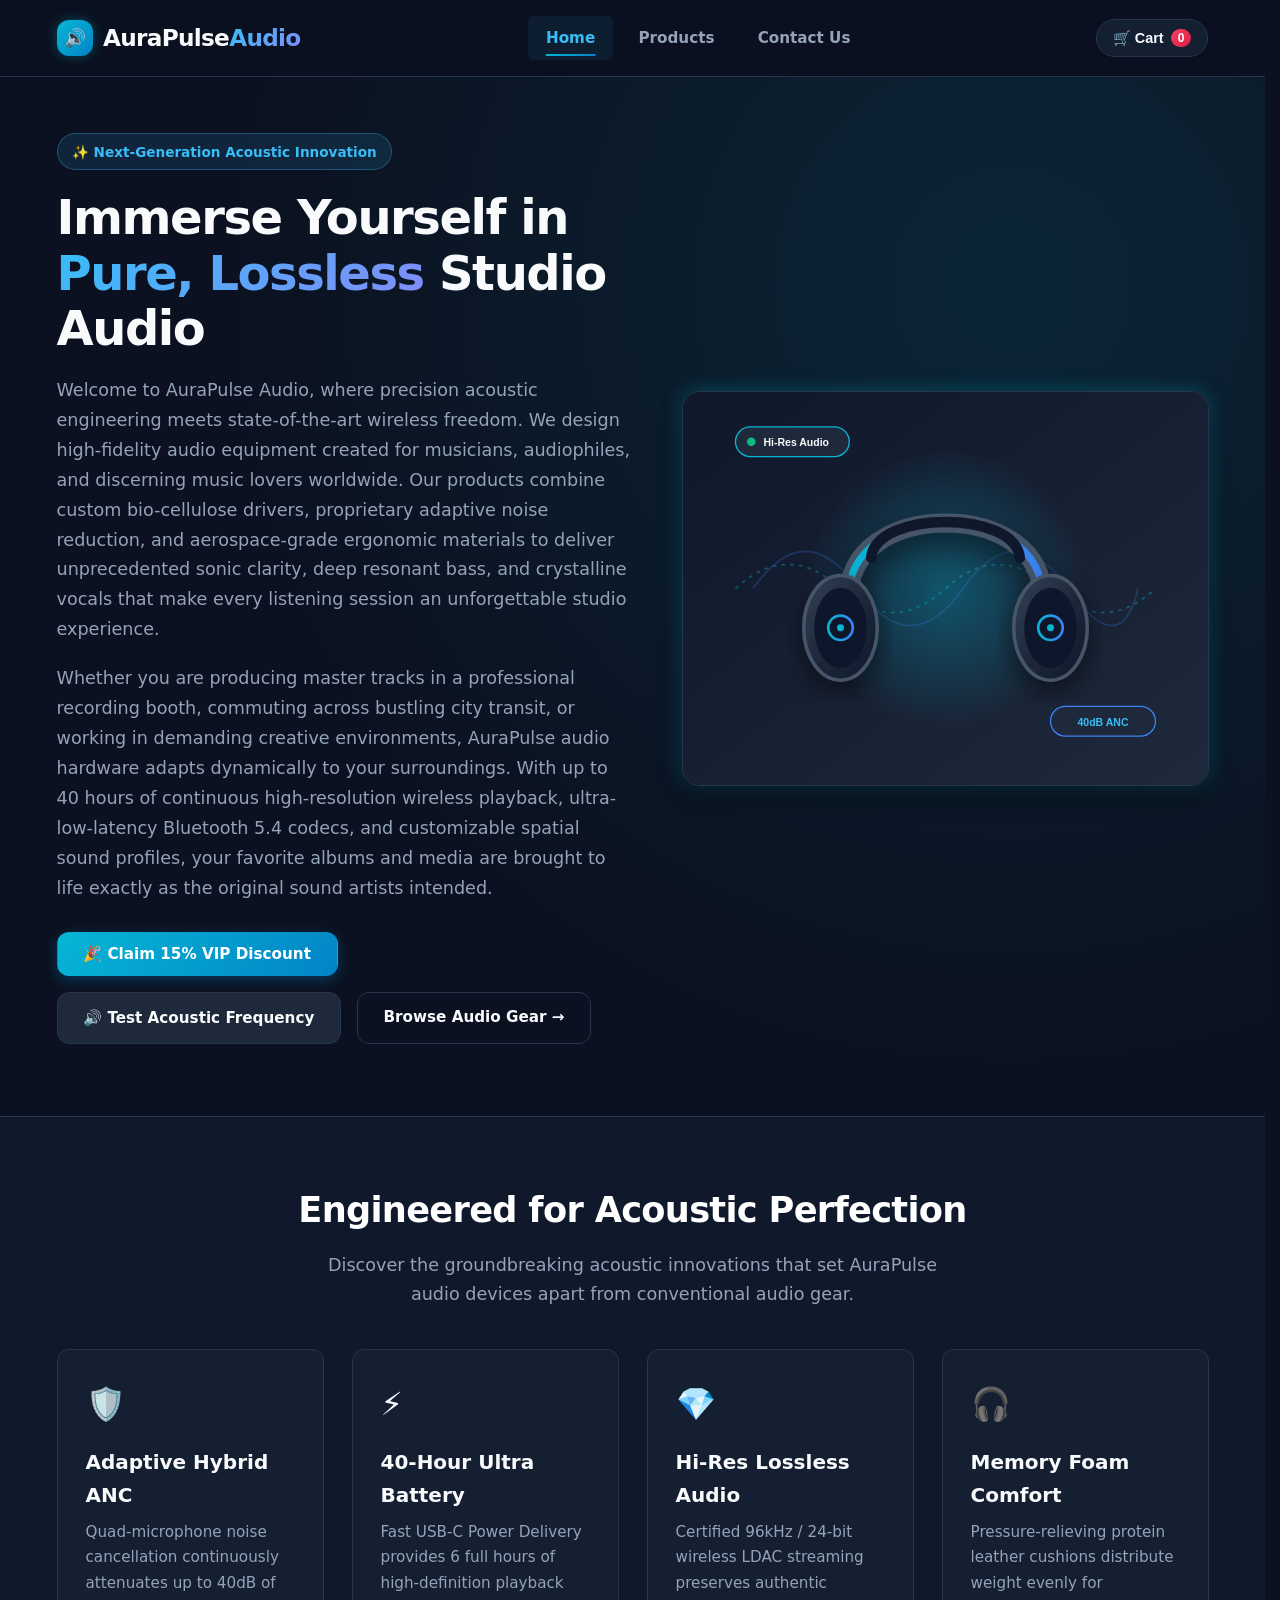
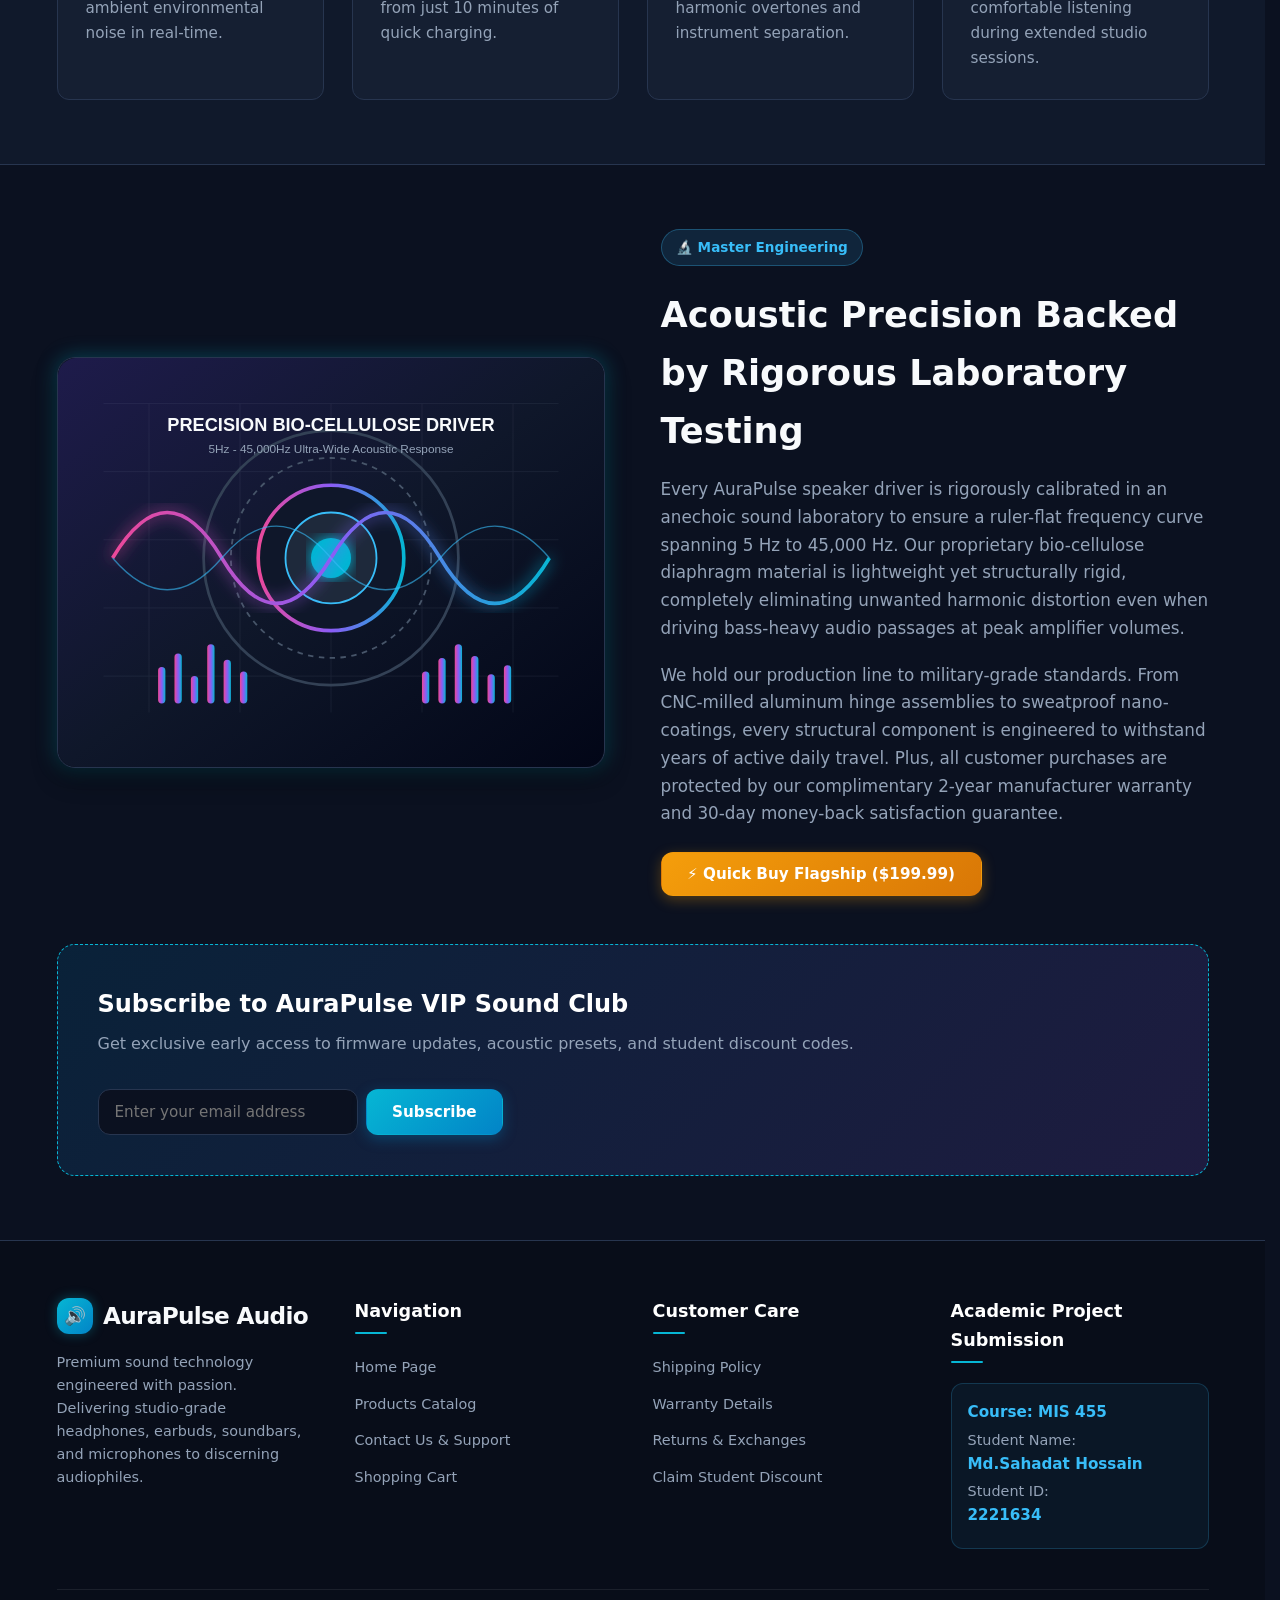
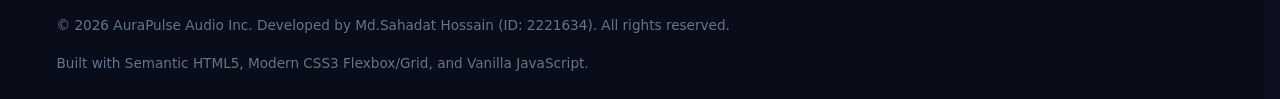
<file: index.html>
<!DOCTYPE html>
<html lang="en">
<head>
  <meta charset="UTF-8">
  <meta name="viewport" content="width=device-width, initial-scale=1.0">
  <title>AuraPulse Audio | High-Fidelity Sound Experience</title>
  <link rel="stylesheet" href="css/style.css">
</head>
<body>
  <!-- Name : Md.Sahadat Hossain | ID : 2221634 -->

  <!-- Site Header (Requirement 2 & 3) -->
  <header class="site-header">
    <div class="container header-container">
      <a href="index.html" class="brand-logo" aria-label="AuraPulse Audio Home">
        <span class="logo-icon">🔊</span>
        <span>AuraPulse<span class="highlight">Audio</span></span>
      </a>

      <!-- Navigation Bar with Hover Effects (Requirement 3) -->
      <nav class="main-nav" aria-label="Main Navigation">
        <ul class="nav-list">
          <li><a href="index.html" class="nav-link active">Home</a></li>
          <li><a href="products.html" class="nav-link">Products</a></li>
          <li><a href="contact.html" class="nav-link">Contact Us</a></li>
        </ul>
      </nav>

      <!-- Cart Action Button with onclick handler (Requirement 6) -->
      <div class="header-actions">
        <button class="cart-btn" onclick="openCartModal()" aria-label="View Shopping Cart">
          <span>🛒 Cart</span>
          <span class="cart-count" id="cart-count">0</span>
        </button>
      </div>
    </div>
  </header>

  <!-- Main Content -->
  <main>
    <!-- HERO SECTION (Requirement 5: Uses display: flex via .hero-flex-container) -->
    <section class="hero-flex-section">
      <div class="container hero-flex-container">
        
        <!-- Hero Text Content (Requirement 4: Detailed Paragraphs) -->
        <div class="hero-text-content">
          <span class="hero-badge">✨ Next-Generation Acoustic Innovation</span>
          <h1 class="hero-title">Immerse Yourself in <span class="highlight">Pure, Lossless</span> Studio Audio</h1>
          
          <!-- Paragraph 1 -->
          <p class="hero-paragraph">
            Welcome to AuraPulse Audio, where precision acoustic engineering meets state-of-the-art wireless freedom. We design high-fidelity audio equipment created for musicians, audiophiles, and discerning music lovers worldwide. Our products combine custom bio-cellulose drivers, proprietary adaptive noise reduction, and aerospace-grade ergonomic materials to deliver unprecedented sonic clarity, deep resonant bass, and crystalline vocals that make every listening session an unforgettable studio experience.
          </p>

          <!-- Paragraph 2 -->
          <p class="hero-paragraph">
            Whether you are producing master tracks in a professional recording booth, commuting across bustling city transit, or working in demanding creative environments, AuraPulse audio hardware adapts dynamically to your surroundings. With up to 40 hours of continuous high-resolution wireless playback, ultra-low-latency Bluetooth 5.4 codecs, and customizable spatial sound profiles, your favorite albums and media are brought to life exactly as the original sound artists intended.
          </p>

          <!-- Interactive Action Buttons with onclick (Requirement 6) -->
          <div class="hero-button-group">
            <button class="btn btn-primary" onclick="claimOffer()">
              🎉 Claim 15% VIP Discount
            </button>
            <button class="btn btn-secondary" onclick="playAudioDemo()">
              🔊 Test Acoustic Frequency
            </button>
            <a href="products.html" class="btn btn-outline">
              Browse Audio Gear &rarr;
            </a>
          </div>
        </div>

        <!-- Hero Image (Requirement 4: Image 1 on Home Page) -->
        <div class="hero-image-wrapper">
          <img src="images/hero-headphones.svg" alt="AuraPulse Flagship Wireless Noise Cancelling Headphones" class="hero-image" width="600" height="450">
        </div>

      </div>
    </section>

    <!-- KEY FEATURES SECTION (Uses display: flex via .features-flex-container) -->
    <section class="section-padding features-section">
      <div class="container">
        <div class="text-center">
          <h2 class="section-title">Engineered for Acoustic Perfection</h2>
          <p class="section-subtitle">Discover the groundbreaking acoustic innovations that set AuraPulse audio devices apart from conventional audio gear.</p>
        </div>

        <div class="features-flex-container">
          <div class="feature-card">
            <span class="feature-icon">🛡️</span>
            <h3>Adaptive Hybrid ANC</h3>
            <p>Quad-microphone noise cancellation continuously attenuates up to 40dB of ambient environmental noise in real-time.</p>
          </div>

          <div class="feature-card">
            <span class="feature-icon">⚡</span>
            <h3>40-Hour Ultra Battery</h3>
            <p>Fast USB-C Power Delivery provides 6 full hours of high-definition playback from just 10 minutes of quick charging.</p>
          </div>

          <div class="feature-card">
            <span class="feature-icon">💎</span>
            <h3>Hi-Res Lossless Audio</h3>
            <p>Certified 96kHz / 24-bit wireless LDAC streaming preserves authentic harmonic overtones and instrument separation.</p>
          </div>

          <div class="feature-card">
            <span class="feature-icon">🎧</span>
            <h3>Memory Foam Comfort</h3>
            <p>Pressure-relieving protein leather cushions distribute weight evenly for comfortable listening during extended studio sessions.</p>
          </div>
        </div>
      </div>
    </section>

    <!-- ACOUSTIC CRAFTSMANSHIP SECTION (Requirement 4: Image 2 & More Paragraphs on Home Page) -->
    <section class="section-padding">
      <div class="container craft-flex-container">
        
        <!-- Image 2 on Home Page -->
        <div class="craft-image-wrapper">
          <img src="images/sound-craft.svg" alt="Acoustic Bio-Cellulose Driver Diaphragm and Sound Waves" class="hero-image" width="600" height="450">
        </div>

        <!-- Descriptive Paragraphs for Craftsmanship -->
        <div class="craft-text-content">
          <span class="hero-badge">🔬 Master Engineering</span>
          <h2>Acoustic Precision Backed by Rigorous Laboratory Testing</h2>
          
          <p class="craft-paragraph">
            Every AuraPulse speaker driver is rigorously calibrated in an anechoic sound laboratory to ensure a ruler-flat frequency curve spanning 5 Hz to 45,000 Hz. Our proprietary bio-cellulose diaphragm material is lightweight yet structurally rigid, completely eliminating unwanted harmonic distortion even when driving bass-heavy audio passages at peak amplifier volumes.
          </p>

          <p class="craft-paragraph">
            We hold our production line to military-grade standards. From CNC-milled aluminum hinge assemblies to sweatproof nano-coatings, every structural component is engineered to withstand years of active daily travel. Plus, all customer purchases are protected by our complimentary 2-year manufacturer warranty and 30-day money-back satisfaction guarantee.
          </p>

          <!-- Interactive Button with onclick (Requirement 6) -->
          <div style="margin-top: 1.5rem;">
            <button class="btn btn-accent" onclick="addToCart('Aura Pulse Elite Flagship', 199.99)">
              ⚡ Quick Buy Flagship ($199.99)
            </button>
          </div>
        </div>

      </div>

      <!-- VIP Promotion & Newsletter Banner -->
      <div class="container">
        <div class="vip-offer-banner">
          <div class="vip-text">
            <h3>Subscribe to AuraPulse VIP Sound Club</h3>
            <p>Get exclusive early access to firmware updates, acoustic presets, and student discount codes.</p>
          </div>
          <div style="display: flex; gap: 0.5rem; flex-wrap: wrap;">
            <input type="email" id="newsletter-email" class="form-control" placeholder="Enter your email address" style="width: 260px;">
            <!-- Button with onclick event handler (Requirement 6) -->
            <button class="btn btn-primary" onclick="subscribeNewsletter(event)">
              Subscribe
            </button>
          </div>
        </div>
      </div>
    </section>
  </main>

  <!-- Interactive Modal Container for JS Actions -->
  <div class="modal-overlay" id="app-modal" onclick="if(event.target===this) closeModal()">
    <div class="modal-content">
      <button class="modal-close-btn" onclick="closeModal()" aria-label="Close dialog">&times;</button>
      <div id="modal-body-content"></div>
    </div>
  </div>

  <!-- Site Footer (Requirement 2) -->
  <footer class="site-footer">
    <div class="container">
      <div class="footer-grid">
        
        <div class="footer-col">
          <div class="brand-logo" style="margin-bottom: 1rem;">
            <span class="logo-icon">🔊</span>
            <span>AuraPulse Audio</span>
          </div>
          <p>
            Premium sound technology engineered with passion. Delivering studio-grade headphones, earbuds, soundbars, and microphones to discerning audiophiles.
          </p>
        </div>

        <div class="footer-col">
          <h4>Navigation</h4>
          <ul class="footer-links">
            <li><a href="index.html">Home Page</a></li>
            <li><a href="products.html">Products Catalog</a></li>
            <li><a href="contact.html">Contact Us & Support</a></li>
            <li><a href="javascript:void(0)" onclick="openCartModal()">Shopping Cart</a></li>
          </ul>
        </div>

        <div class="footer-col">
          <h4>Customer Care</h4>
          <ul class="footer-links">
            <li><a href="javascript:void(0)" onclick="showToast('Free express shipping on all domestic orders over $50!', 'info')">Shipping Policy</a></li>
            <li><a href="javascript:void(0)" onclick="showToast('Every unit includes a 2-year direct replacement warranty.', 'info')">Warranty Details</a></li>
            <li><a href="javascript:void(0)" onclick="showToast('30-day hassle-free return and exchange guarantee.', 'info')">Returns & Exchanges</a></li>
            <li><a href="javascript:void(0)" onclick="claimOffer()">Claim Student Discount</a></li>
          </ul>
        </div>

        <div class="footer-col">
          <h4>Academic Project Submission</h4>
          <div class="student-credit-box">
            <strong>Course: MIS 455</strong>
            <p>Student Name: <strong>Md.Sahadat Hossain</strong></p>
            <p>Student ID: <strong>2221634</strong></p>
          </div>
        </div>

      </div>

      <div class="footer-bottom">
        <p>&copy; 2026 AuraPulse Audio Inc. Developed by Md.Sahadat Hossain (ID: 2221634). All rights reserved.</p>
        <p>Built with Semantic HTML5, Modern CSS3 Flexbox/Grid, and Vanilla JavaScript.</p>
      </div>
    </div>
  </footer>

  <script src="js/script.js"></script>
</body>
</html>
</file>
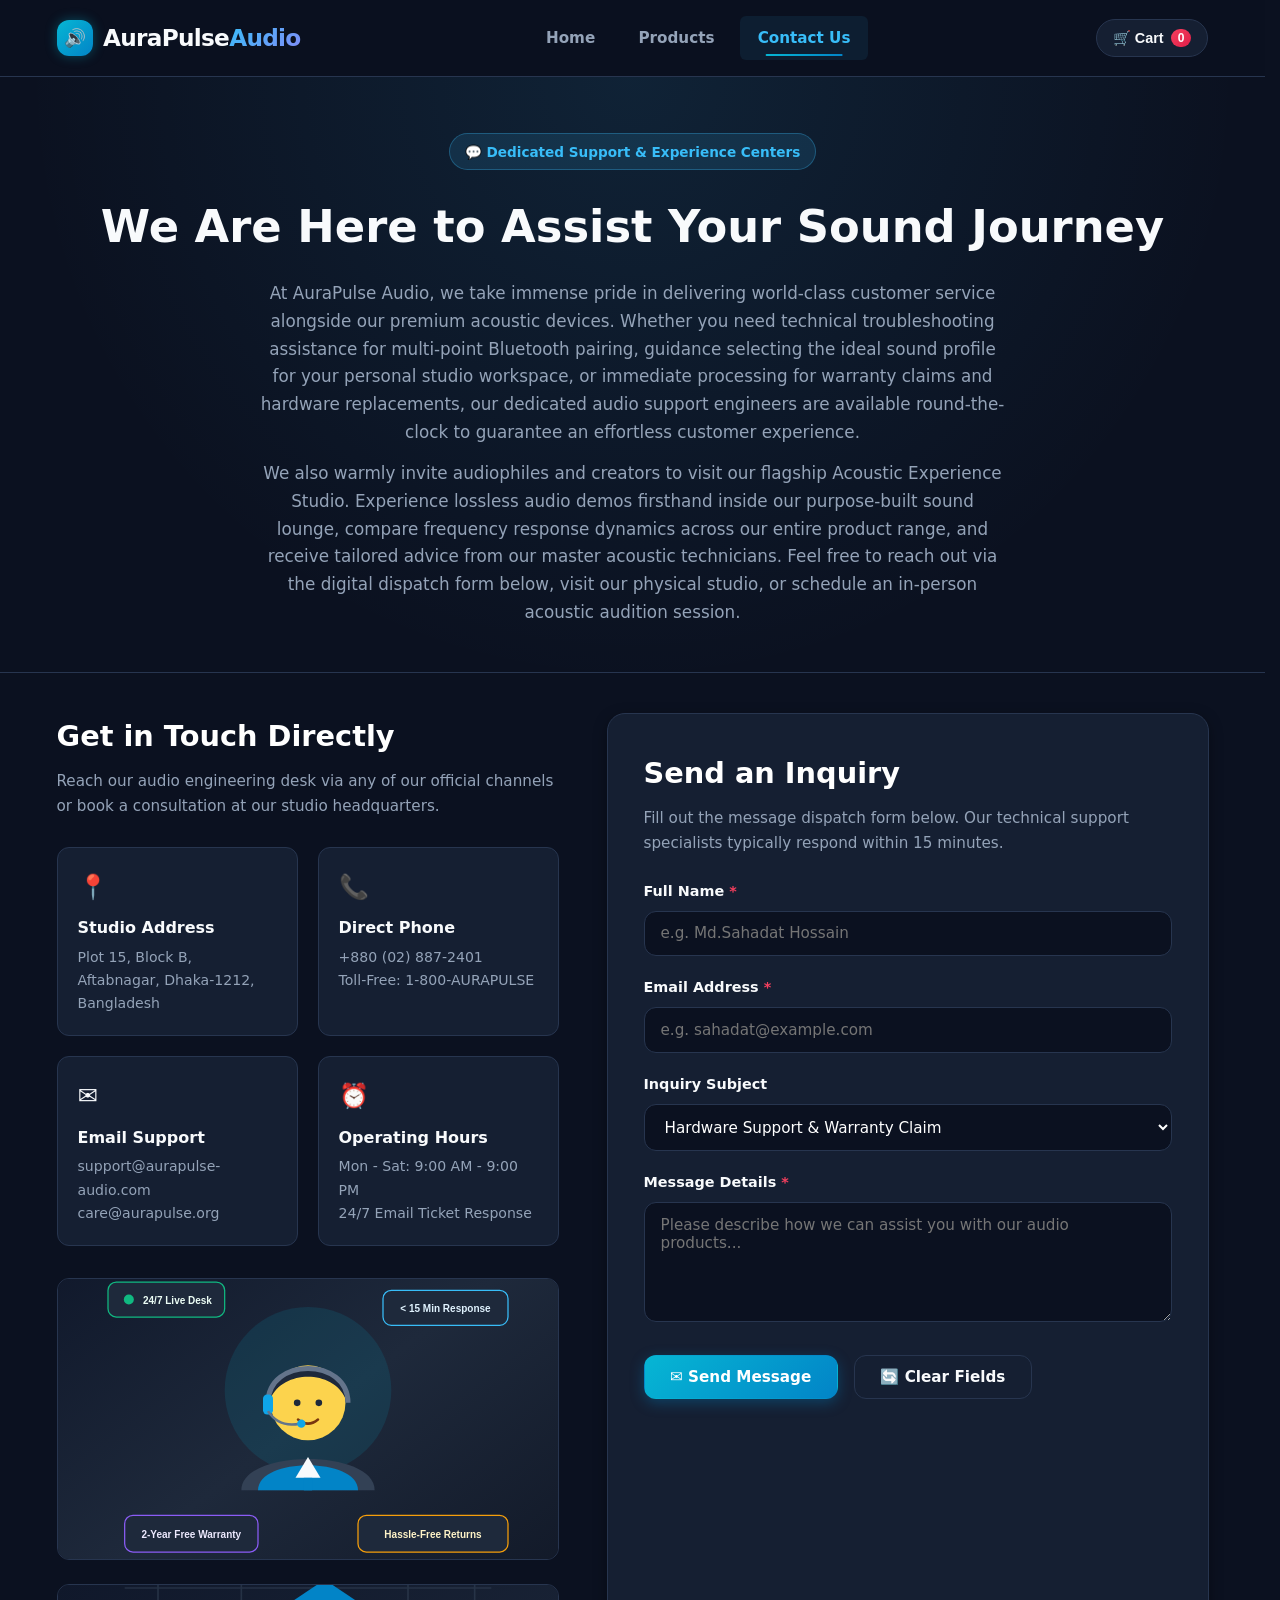
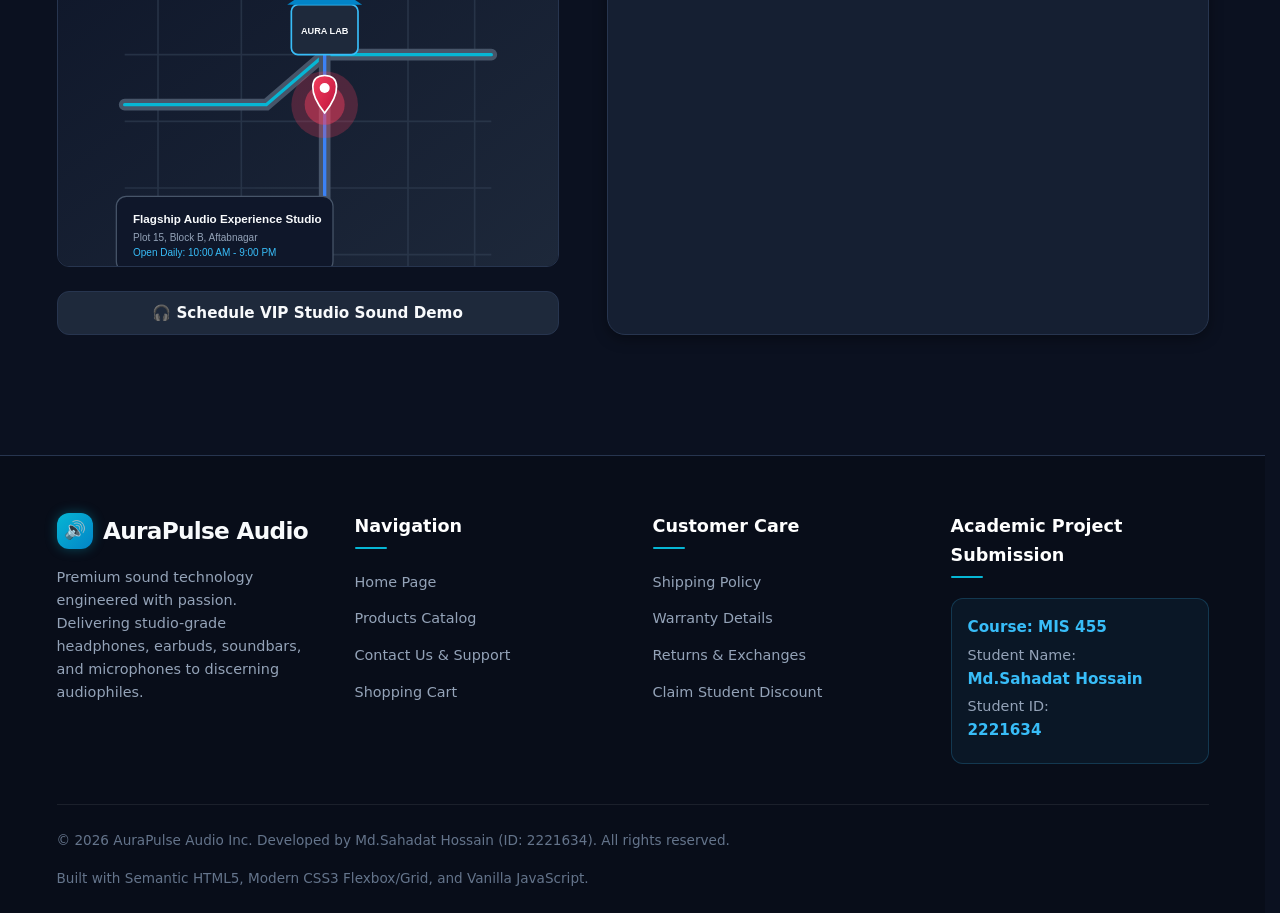
<file: contact.html>
<!DOCTYPE html>
<html lang="en">
<head>
  <meta charset="UTF-8">
  <meta name="viewport" content="width=device-width, initial-scale=1.0">
  <title>AuraPulse Audio | Contact Us & Acoustic Studio Support</title>
  <link rel="stylesheet" href="css/style.css">
</head>
<body>
  <!-- Name : Md.Sahadat Hossain | ID : 2221634 -->

  <!-- Site Header (Requirement 2 & 3) -->
  <header class="site-header">
    <div class="container header-container">
      <a href="index.html" class="brand-logo" aria-label="AuraPulse Audio Home">
        <span class="logo-icon">🔊</span>
        <span>AuraPulse<span class="highlight">Audio</span></span>
      </a>

      <!-- Navigation Bar with Hover Effects (Requirement 3) -->
      <nav class="main-nav" aria-label="Main Navigation">
        <ul class="nav-list">
          <li><a href="index.html" class="nav-link">Home</a></li>
          <li><a href="products.html" class="nav-link">Products</a></li>
          <li><a href="contact.html" class="nav-link active">Contact Us</a></li>
        </ul>
      </nav>

      <!-- Cart Action Button with onclick handler (Requirement 6) -->
      <div class="header-actions">
        <button class="cart-btn" onclick="openCartModal()" aria-label="View Shopping Cart">
          <span>🛒 Cart</span>
          <span class="cart-count" id="cart-count">0</span>
        </button>
      </div>
    </div>
  </header>

  <!-- Main Content -->
  <main>
    <!-- PAGE HEADER INTRO (Requirement 4: At least 2 Detailed Paragraphs) -->
    <section class="page-header-intro">
      <div class="container">
        <span class="hero-badge">💬 Dedicated Support & Experience Centers</span>
        <h1>We Are Here to Assist Your Sound Journey</h1>
        
        <!-- Paragraph 1 -->
        <p>
          At AuraPulse Audio, we take immense pride in delivering world-class customer service alongside our premium acoustic devices. Whether you need technical troubleshooting assistance for multi-point Bluetooth pairing, guidance selecting the ideal sound profile for your personal studio workspace, or immediate processing for warranty claims and hardware replacements, our dedicated audio support engineers are available round-the-clock to guarantee an effortless customer experience.
        </p>

        <!-- Paragraph 2 -->
        <p>
          We also warmly invite audiophiles and creators to visit our flagship Acoustic Experience Studio. Experience lossless audio demos firsthand inside our purpose-built sound lounge, compare frequency response dynamics across our entire product range, and receive tailored advice from our master acoustic technicians. Feel free to reach out via the digital dispatch form below, visit our physical studio, or schedule an in-person acoustic audition session.
        </p>
      </div>
    </section>

    <!-- CONTACT & SHOWROOM SECTION -->
    <section class="section-padding" style="padding-top: 2.5rem;">
      <div class="container">
        
        <div class="contact-layout-flex">
          
          <!-- Left Column: Support Info & Media Showcase (Requirement 4: 2 Images on Contact Page) -->
          <div class="contact-info-panel">
            <h2 style="font-size: 1.8rem; font-weight: 800; margin-bottom: 0.5rem; color: #fff;">Get in Touch Directly</h2>
            <p style="color: var(--text-muted); font-size: 0.95rem;">
              Reach our audio engineering desk via any of our official channels or book a consultation at our studio headquarters.
            </p>

            <!-- Quick Info Cards Grid -->
            <div class="contact-card-grid">
              <div class="info-box">
                <span class="info-icon">📍</span>
                <h4>Studio Address</h4>
                <p>Plot 15, Block B, Aftabnagar, Dhaka-1212, Bangladesh</p>
              </div>

              <div class="info-box">
                <span class="info-icon">📞</span>
                <h4>Direct Phone</h4>
                <p>+880 (02) 887-2401<br>Toll-Free: 1-800-AURAPULSE</p>
              </div>

              <div class="info-box">
                <span class="info-icon">✉️</span>
                <h4>Email Support</h4>
                <p>support@aurapulse-audio.com<br>care@aurapulse.org</p>
              </div>

              <div class="info-box">
                <span class="info-icon">⏰</span>
                <h4>Operating Hours</h4>
                <p>Mon - Sat: 9:00 AM - 9:00 PM<br>24/7 Email Ticket Response</p>
              </div>
            </div>

            <!-- Media Showcase: Image 1 & Image 2 (Requirement 4: 2 Images on Contact Page) -->
            <div class="contact-media-showcase">
              
              <!-- Image 1 on Contact Page -->
              <div class="contact-image-wrapper">
                <img src="images/support-team.svg" alt="AuraPulse Dedicated 24/7 Customer Support Desk" width="600" height="450">
              </div>

              <!-- Image 2 on Contact Page -->
              <div class="contact-image-wrapper">
                <img src="images/store-location.svg" alt="AuraPulse Flagship Audio Experience Studio Map" width="600" height="450">
              </div>

            </div>

            <!-- Studio Booking Action Button with onclick (Requirement 6) -->
            <div style="margin-top: 1.5rem;">
              <button class="btn btn-secondary" onclick="scheduleAudioDemo()" style="width: 100%;">
                🎧 Schedule VIP Studio Sound Demo
              </button>
            </div>
          </div>

          <!-- Right Column: Interactive Contact Form -->
          <div class="contact-form-panel">
            <h2 style="font-size: 1.8rem; font-weight: 800; margin-bottom: 0.5rem; color: #fff;">Send an Inquiry</h2>
            <p style="color: var(--text-muted); font-size: 0.95rem; margin-bottom: 1.5rem;">
              Fill out the message dispatch form below. Our technical support specialists typically respond within 15 minutes.
            </p>

            <form id="contact-form" onsubmit="event.preventDefault(); submitContactForm();">
              
              <div class="form-group">
                <label for="contact-name">Full Name <span style="color: var(--accent-rose); font-weight: bold;">*</span></label>
                <input type="text" id="contact-name" class="form-control" placeholder="e.g. Md.Sahadat Hossain" required>
              </div>

              <div class="form-group">
                <label for="contact-email">Email Address <span style="color: var(--accent-rose); font-weight: bold;">*</span></label>
                <input type="email" id="contact-email" class="form-control" placeholder="e.g. sahadat@example.com" required>
              </div>

              <div class="form-group">
                <label for="contact-subject">Inquiry Subject</label>
                <select id="contact-subject" class="form-control">
                  <option value="Hardware Support & Warranty">Hardware Support & Warranty Claim</option>
                  <option value="Product Recommendation">Product Consultation & Advice</option>
                  <option value="Order Tracking">Online Order Tracking & Status</option>
                  <option value="VIP Studio Demo">Book Flagship Listening Lounge Demo</option>
                  <option value="Academic Course Project">Academic Evaluation / MIS 455 Feedback</option>
                </select>
              </div>

              <div class="form-group">
                <label for="contact-message">Message Details <span style="color: var(--accent-rose); font-weight: bold;">*</span></label>
                <textarea id="contact-message" class="form-control" placeholder="Please describe how we can assist you with our audio products..." required></textarea>
              </div>

              <!-- Action Buttons with onclick event handlers (Requirement 6) -->
              <div class="form-buttons">
                <button type="button" class="btn btn-primary" onclick="submitContactForm()">
                  ✉️ Send Message
                </button>
                <button type="button" class="btn btn-outline" onclick="resetContactForm()">
                  🔄 Clear Fields
                </button>
              </div>

            </form>
          </div>

        </div>

      </div>
    </section>
  </main>

  <!-- Interactive Modal Container for JS Actions -->
  <div class="modal-overlay" id="app-modal" onclick="if(event.target===this) closeModal()">
    <div class="modal-content">
      <button class="modal-close-btn" onclick="closeModal()" aria-label="Close dialog">&times;</button>
      <div id="modal-body-content"></div>
    </div>
  </div>

  <!-- Site Footer (Requirement 2) -->
  <footer class="site-footer">
    <div class="container">
      <div class="footer-grid">
        
        <div class="footer-col">
          <div class="brand-logo" style="margin-bottom: 1rem;">
            <span class="logo-icon">🔊</span>
            <span>AuraPulse Audio</span>
          </div>
          <p>
            Premium sound technology engineered with passion. Delivering studio-grade headphones, earbuds, soundbars, and microphones to discerning audiophiles.
          </p>
        </div>

        <div class="footer-col">
          <h4>Navigation</h4>
          <ul class="footer-links">
            <li><a href="index.html">Home Page</a></li>
            <li><a href="products.html">Products Catalog</a></li>
            <li><a href="contact.html">Contact Us & Support</a></li>
            <li><a href="javascript:void(0)" onclick="openCartModal()">Shopping Cart</a></li>
          </ul>
        </div>

        <div class="footer-col">
          <h4>Customer Care</h4>
          <ul class="footer-links">
            <li><a href="javascript:void(0)" onclick="showToast('Free express shipping on all domestic orders over $50!', 'info')">Shipping Policy</a></li>
            <li><a href="javascript:void(0)" onclick="showToast('Every unit includes a 2-year direct replacement warranty.', 'info')">Warranty Details</a></li>
            <li><a href="javascript:void(0)" onclick="showToast('30-day hassle-free return and exchange guarantee.', 'info')">Returns & Exchanges</a></li>
            <li><a href="javascript:void(0)" onclick="claimOffer()">Claim Student Discount</a></li>
          </ul>
        </div>

        <div class="footer-col">
          <h4>Academic Project Submission</h4>
          <div class="student-credit-box">
            <strong>Course: MIS 455</strong>
            <p>Student Name: <strong>Md.Sahadat Hossain</strong></p>
            <p>Student ID: <strong>2221634</strong></p>
          </div>
        </div>

      </div>

      <div class="footer-bottom">
        <p>&copy; 2026 AuraPulse Audio Inc. Developed by Md.Sahadat Hossain (ID: 2221634). All rights reserved.</p>
        <p>Built with Semantic HTML5, Modern CSS3 Flexbox/Grid, and Vanilla JavaScript.</p>
      </div>
    </div>
  </footer>

  <script src="js/script.js"></script>
</body>
</html>
</file>
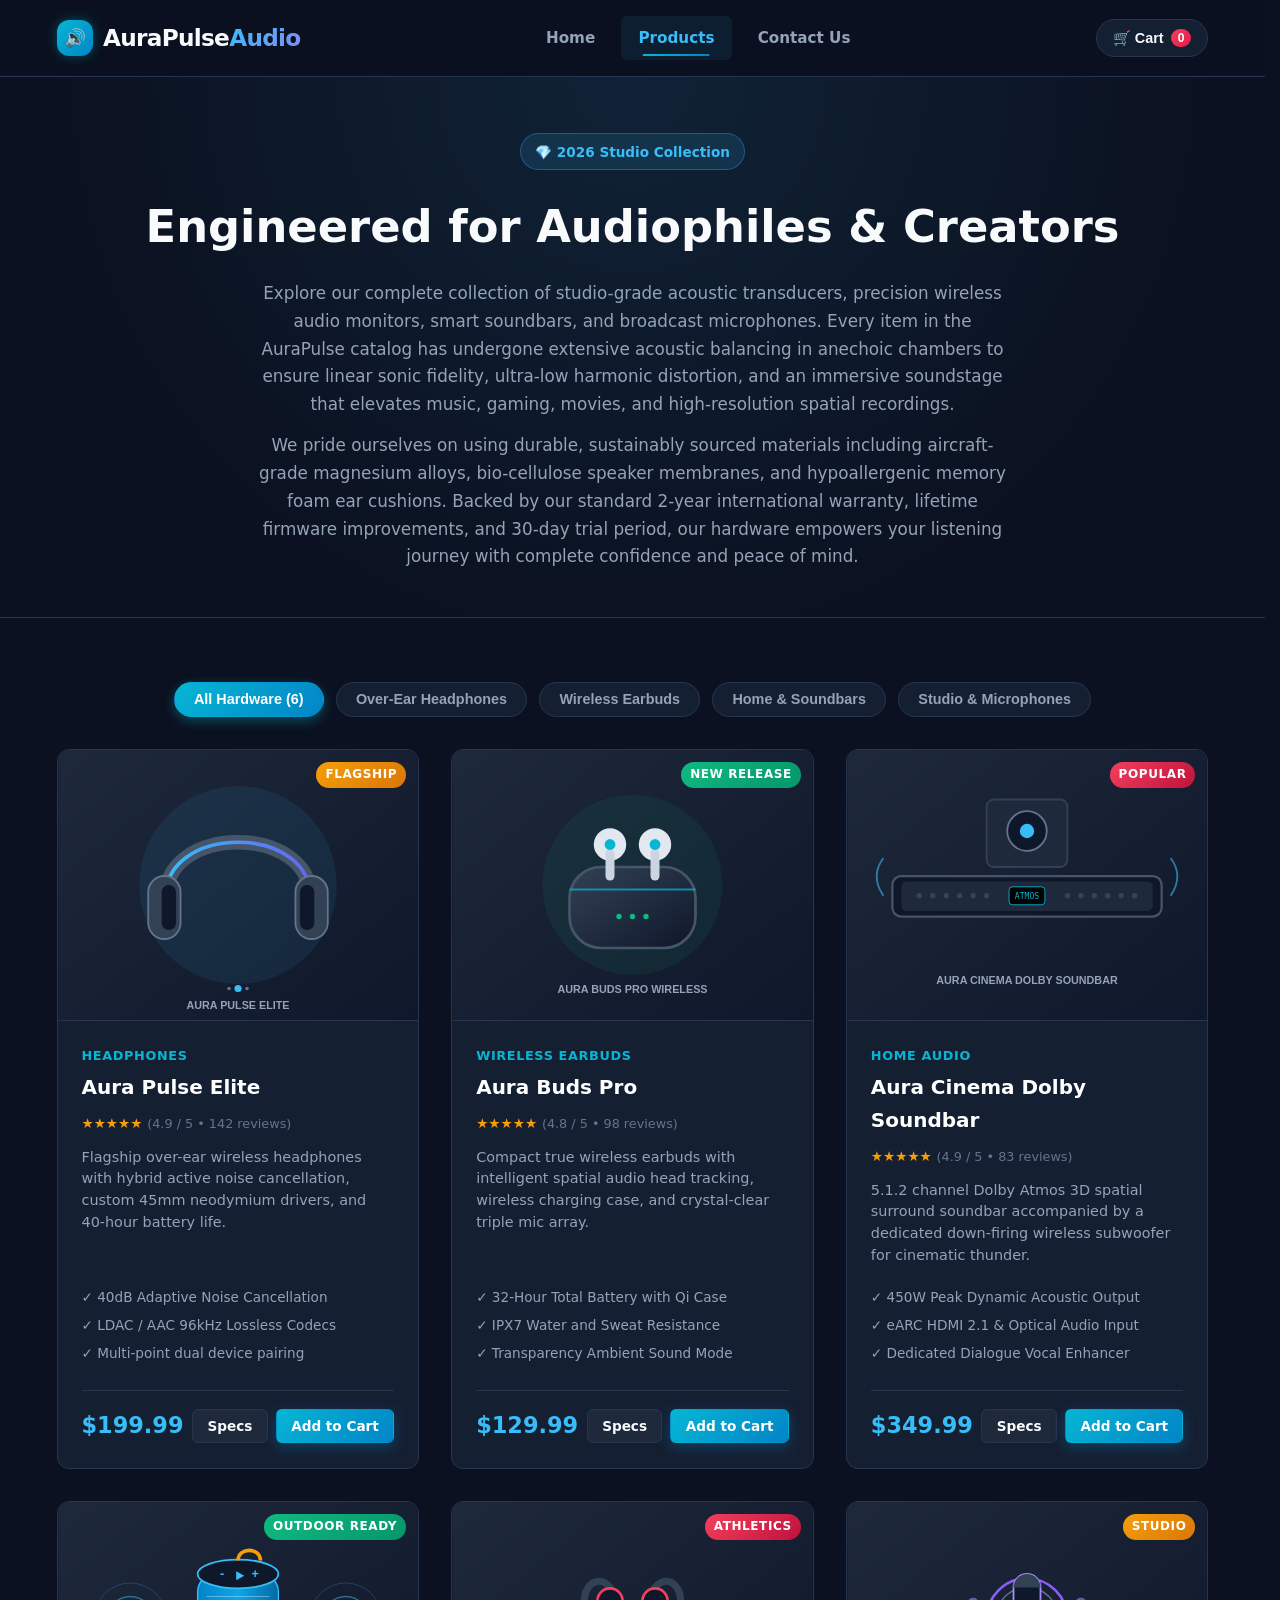
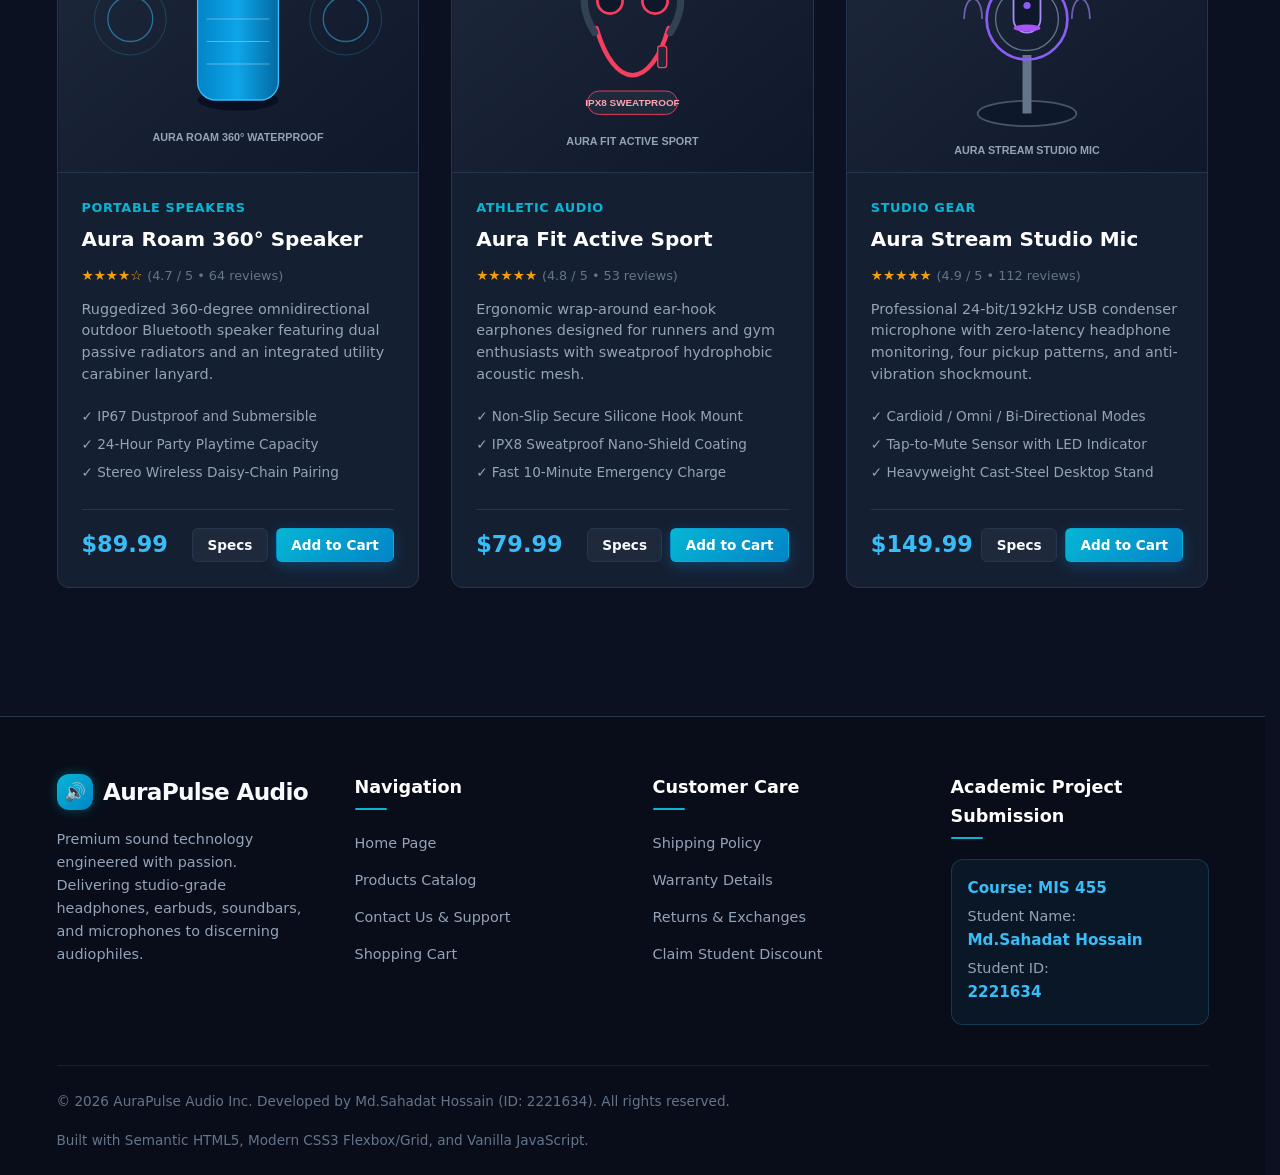
<file: products.html>
<!DOCTYPE html>
<html lang="en">
<head>
  <meta charset="UTF-8">
  <meta name="viewport" content="width=device-width, initial-scale=1.0">
  <title>AuraPulse Audio | High-Fidelity Products & Sound Hardware</title>
  <link rel="stylesheet" href="css/style.css">
</head>
<body>
  <!-- Name : Md.Sahadat Hossain | ID : 2221634 -->

  <!-- Site Header (Requirement 2 & 3) -->
  <header class="site-header">
    <div class="container header-container">
      <a href="index.html" class="brand-logo" aria-label="AuraPulse Audio Home">
        <span class="logo-icon">🔊</span>
        <span>AuraPulse<span class="highlight">Audio</span></span>
      </a>

      <!-- Navigation Bar with Hover Effects (Requirement 3) -->
      <nav class="main-nav" aria-label="Main Navigation">
        <ul class="nav-list">
          <li><a href="index.html" class="nav-link">Home</a></li>
          <li><a href="products.html" class="nav-link active">Products</a></li>
          <li><a href="contact.html" class="nav-link">Contact Us</a></li>
        </ul>
      </nav>

      <!-- Cart Action Button with onclick handler (Requirement 6) -->
      <div class="header-actions">
        <button class="cart-btn" onclick="openCartModal()" aria-label="View Shopping Cart">
          <span>🛒 Cart</span>
          <span class="cart-count" id="cart-count">0</span>
        </button>
      </div>
    </div>
  </header>

  <!-- Main Content -->
  <main>
    <!-- PAGE HEADER INTRO (Requirement 4: At least 2 Detailed Paragraphs) -->
    <section class="page-header-intro">
      <div class="container">
        <span class="hero-badge">💎 2026 Studio Collection</span>
        <h1>Engineered for Audiophiles & Creators</h1>
        
        <!-- Paragraph 1 -->
        <p>
          Explore our complete collection of studio-grade acoustic transducers, precision wireless audio monitors, smart soundbars, and broadcast microphones. Every item in the AuraPulse catalog has undergone extensive acoustic balancing in anechoic chambers to ensure linear sonic fidelity, ultra-low harmonic distortion, and an immersive soundstage that elevates music, gaming, movies, and high-resolution spatial recordings.
        </p>

        <!-- Paragraph 2 -->
        <p>
          We pride ourselves on using durable, sustainably sourced materials including aircraft-grade magnesium alloys, bio-cellulose speaker membranes, and hypoallergenic memory foam ear cushions. Backed by our standard 2-year international warranty, lifetime firmware improvements, and 30-day trial period, our hardware empowers your listening journey with complete confidence and peace of mind.
        </p>
      </div>
    </section>

    <!-- PRODUCT CATALOG SECTION -->
    <section class="section-padding" style="padding-top: 1.5rem;">
      <div class="container">
        
        <!-- Category Filter Buttons with onclick event handlers (Requirement 6) -->
        <div class="filter-bar">
          <button class="filter-btn active" onclick="filterCategory('all', this)">All Hardware (6)</button>
          <button class="filter-btn" onclick="filterCategory('headphones', this)">Over-Ear Headphones</button>
          <button class="filter-btn" onclick="filterCategory('earbuds', this)">Wireless Earbuds</button>
          <button class="filter-btn" onclick="filterCategory('speakers', this)">Home & Soundbars</button>
          <button class="filter-btn" onclick="filterCategory('studio', this)">Studio & Microphones</button>
        </div>

        <!-- PRODUCTS GRID (Mandatory Requirement 5: Uses display: grid via .products-grid) -->
        <div class="products-grid">
          
          <!-- Product Card 1 (Image 1 on Products Page) -->
          <article class="product-card" data-category="headphones">
            <span class="product-badge badge-flagship">Flagship</span>
            <div class="product-image-container">
              <img src="images/product-pro-headphones.svg" alt="Aura Pulse Elite Wireless Noise Cancelling Headphones" width="400" height="320">
            </div>
            <div class="product-details">
              <span class="product-category">Headphones</span>
              <h3 class="product-title">Aura Pulse Elite</h3>
              <div class="product-rating">
                <span>★★★★★</span>
                <span class="rating-count">(4.9 / 5 &bull; 142 reviews)</span>
              </div>
              <p class="product-description">
                Flagship over-ear wireless headphones with hybrid active noise cancellation, custom 45mm neodymium drivers, and 40-hour battery life.
              </p>
              <ul class="product-features-list">
                <li>✓ 40dB Adaptive Noise Cancellation</li>
                <li>✓ LDAC / AAC 96kHz Lossless Codecs</li>
                <li>✓ Multi-point dual device pairing</li>
              </ul>
              <div class="product-footer">
                <span class="product-price">$199.99</span>
                <div class="product-actions">
                  <button class="btn btn-sm btn-secondary" onclick="openQuickView('Aura Pulse Elite', 199.99, '45mm Bio-Cellulose Driver, 40-Hour Battery, Hybrid ANC -40dB, Weight: 250g, Frequency: 5Hz-45kHz')">
                    Specs
                  </button>
                  <button class="btn btn-sm btn-primary" onclick="addToCart('Aura Pulse Elite', 199.99)">
                    Add to Cart
                  </button>
                </div>
              </div>
            </div>
          </article>

          <!-- Product Card 2 (Image 2 on Products Page) -->
          <article class="product-card" data-category="earbuds">
            <span class="product-badge badge-new">New Release</span>
            <div class="product-image-container">
              <img src="images/product-earbuds.svg" alt="Aura Buds Pro True Wireless Noise Cancelling Earbuds" width="400" height="320">
            </div>
            <div class="product-details">
              <span class="product-category">Wireless Earbuds</span>
              <h3 class="product-title">Aura Buds Pro</h3>
              <div class="product-rating">
                <span>★★★★★</span>
                <span class="rating-count">(4.8 / 5 &bull; 98 reviews)</span>
              </div>
              <p class="product-description">
                Compact true wireless earbuds with intelligent spatial audio head tracking, wireless charging case, and crystal-clear triple mic array.
              </p>
              <ul class="product-features-list">
                <li>✓ 32-Hour Total Battery with Qi Case</li>
                <li>✓ IPX7 Water and Sweat Resistance</li>
                <li>✓ Transparency Ambient Sound Mode</li>
              </ul>
              <div class="product-footer">
                <span class="product-price">$129.99</span>
                <div class="product-actions">
                  <button class="btn btn-sm btn-secondary" onclick="openQuickView('Aura Buds Pro', 129.99, '11mm Graphene Drivers, 32-Hour Case Playtime, Qi Wireless Charging, IPX7 Waterproof, Bluetooth 5.4 LE')">
                    Specs
                  </button>
                  <button class="btn btn-sm btn-primary" onclick="addToCart('Aura Buds Pro', 129.99)">
                    Add to Cart
                  </button>
                </div>
              </div>
            </div>
          </article>

          <!-- Product Card 3 (Image 3 on Products Page) -->
          <article class="product-card" data-category="speakers">
            <span class="product-badge badge-hot">Popular</span>
            <div class="product-image-container">
              <img src="images/product-soundbar.svg" alt="Aura Cinema Dolby Atmos 3D Home Soundbar with Wireless Subwoofer" width="400" height="320">
            </div>
            <div class="product-details">
              <span class="product-category">Home Audio</span>
              <h3 class="product-title">Aura Cinema Dolby Soundbar</h3>
              <div class="product-rating">
                <span>★★★★★</span>
                <span class="rating-count">(4.9 / 5 &bull; 83 reviews)</span>
              </div>
              <p class="product-description">
                5.1.2 channel Dolby Atmos 3D spatial surround soundbar accompanied by a dedicated down-firing wireless subwoofer for cinematic thunder.
              </p>
              <ul class="product-features-list">
                <li>✓ 450W Peak Dynamic Acoustic Output</li>
                <li>✓ eARC HDMI 2.1 & Optical Audio Input</li>
                <li>✓ Dedicated Dialogue Vocal Enhancer</li>
              </ul>
              <div class="product-footer">
                <span class="product-price">$349.99</span>
                <div class="product-actions">
                  <button class="btn btn-sm btn-secondary" onclick="openQuickView('Aura Cinema Soundbar', 349.99, '5.1.2 Spatial Dolby Atmos, 450W RMS Peak, HDMI eARC 2.1, AirPlay 2 & Spotify Connect, Subwoofer Included')">
                    Specs
                  </button>
                  <button class="btn btn-sm btn-primary" onclick="addToCart('Aura Cinema Soundbar', 349.99)">
                    Add to Cart
                  </button>
                </div>
              </div>
            </div>
          </article>

          <!-- Product Card 4 (Image 4 on Products Page) -->
          <article class="product-card" data-category="speakers">
            <span class="product-badge badge-new">Outdoor Ready</span>
            <div class="product-image-container">
              <img src="images/product-speaker.svg" alt="Aura Roam 360 Degree Rugged Waterproof Bluetooth Speaker" width="400" height="320">
            </div>
            <div class="product-details">
              <span class="product-category">Portable Speakers</span>
              <h3 class="product-title">Aura Roam 360° Speaker</h3>
              <div class="product-rating">
                <span>★★★★☆</span>
                <span class="rating-count">(4.7 / 5 &bull; 64 reviews)</span>
              </div>
              <p class="product-description">
                Ruggedized 360-degree omnidirectional outdoor Bluetooth speaker featuring dual passive radiators and an integrated utility carabiner lanyard.
              </p>
              <ul class="product-features-list">
                <li>✓ IP67 Dustproof and Submersible</li>
                <li>✓ 24-Hour Party Playtime Capacity</li>
                <li>✓ Stereo Wireless Daisy-Chain Pairing</li>
              </ul>
              <div class="product-footer">
                <span class="product-price">$89.99</span>
                <div class="product-actions">
                  <button class="btn btn-sm btn-secondary" onclick="openQuickView('Aura Roam 360 Speaker', 89.99, '360-Degree Sound Dispersion, IP67 Waterproof, 24-Hour Battery, USB-C Powerbank Feature, Weight: 550g')">
                    Specs
                  </button>
                  <button class="btn btn-sm btn-primary" onclick="addToCart('Aura Roam 360 Speaker', 89.99)">
                    Add to Cart
                  </button>
                </div>
              </div>
            </div>
          </article>

          <!-- Product Card 5 (Image 5 on Products Page) -->
          <article class="product-card" data-category="earbuds">
            <span class="product-badge badge-hot">Athletics</span>
            <div class="product-image-container">
              <img src="images/product-sport.svg" alt="Aura Fit Active Sport Ergonomic Running Earphones" width="400" height="320">
            </div>
            <div class="product-details">
              <span class="product-category">Athletic Audio</span>
              <h3 class="product-title">Aura Fit Active Sport</h3>
              <div class="product-rating">
                <span>★★★★★</span>
                <span class="rating-count">(4.8 / 5 &bull; 53 reviews)</span>
              </div>
              <p class="product-description">
                Ergonomic wrap-around ear-hook earphones designed for runners and gym enthusiasts with sweatproof hydrophobic acoustic mesh.
              </p>
              <ul class="product-features-list">
                <li>✓ Non-Slip Secure Silicone Hook Mount</li>
                <li>✓ IPX8 Sweatproof Nano-Shield Coating</li>
                <li>✓ Fast 10-Minute Emergency Charge</li>
              </ul>
              <div class="product-footer">
                <span class="product-price">$79.99</span>
                <div class="product-actions">
                  <button class="btn btn-sm btn-secondary" onclick="openQuickView('Aura Fit Active Sport', 79.99, 'IPX8 Waterproof, Memory Wire Titanium Frame, 18-Hour Battery, BassBoost EQ mode, Dual ENC Mics')">
                    Specs
                  </button>
                  <button class="btn btn-sm btn-primary" onclick="addToCart('Aura Fit Active Sport', 79.99)">
                    Add to Cart
                  </button>
                </div>
              </div>
            </div>
          </article>

          <!-- Product Card 6 (Image 6 on Products Page) -->
          <article class="product-card" data-category="studio">
            <span class="product-badge badge-flagship">Studio</span>
            <div class="product-image-container">
              <img src="images/product-mic.svg" alt="Aura Stream Studio USB Condenser Microphone for Podcasting and Streaming" width="400" height="320">
            </div>
            <div class="product-details">
              <span class="product-category">Studio Gear</span>
              <h3 class="product-title">Aura Stream Studio Mic</h3>
              <div class="product-rating">
                <span>★★★★★</span>
                <span class="rating-count">(4.9 / 5 &bull; 112 reviews)</span>
              </div>
              <p class="product-description">
                Professional 24-bit/192kHz USB condenser microphone with zero-latency headphone monitoring, four pickup patterns, and anti-vibration shockmount.
              </p>
              <ul class="product-features-list">
                <li>✓ Cardioid / Omni / Bi-Directional Modes</li>
                <li>✓ Tap-to-Mute Sensor with LED Indicator</li>
                <li>✓ Heavyweight Cast-Steel Desktop Stand</li>
              </ul>
              <div class="product-footer">
                <span class="product-price">$149.99</span>
                <div class="product-actions">
                  <button class="btn btn-sm btn-secondary" onclick="openQuickView('Aura Stream Studio Mic', 149.99, 'Triple 14mm Condenser Capsules, 24-bit/192kHz Sampling, Zero-Latency 3.5mm Jack, USB-C Plug-and-Play')">
                    Specs
                  </button>
                  <button class="btn btn-sm btn-primary" onclick="addToCart('Aura Stream Studio Mic', 149.99)">
                    Add to Cart
                  </button>
                </div>
              </div>
            </div>
          </article>

        </div>

      </div>
    </section>
  </main>

  <!-- Interactive Modal Container for JS Actions -->
  <div class="modal-overlay" id="app-modal" onclick="if(event.target===this) closeModal()">
    <div class="modal-content">
      <button class="modal-close-btn" onclick="closeModal()" aria-label="Close dialog">&times;</button>
      <div id="modal-body-content"></div>
    </div>
  </div>

  <!-- Site Footer (Requirement 2) -->
  <footer class="site-footer">
    <div class="container">
      <div class="footer-grid">
        
        <div class="footer-col">
          <div class="brand-logo" style="margin-bottom: 1rem;">
            <span class="logo-icon">🔊</span>
            <span>AuraPulse Audio</span>
          </div>
          <p>
            Premium sound technology engineered with passion. Delivering studio-grade headphones, earbuds, soundbars, and microphones to discerning audiophiles.
          </p>
        </div>

        <div class="footer-col">
          <h4>Navigation</h4>
          <ul class="footer-links">
            <li><a href="index.html">Home Page</a></li>
            <li><a href="products.html">Products Catalog</a></li>
            <li><a href="contact.html">Contact Us & Support</a></li>
            <li><a href="javascript:void(0)" onclick="openCartModal()">Shopping Cart</a></li>
          </ul>
        </div>

        <div class="footer-col">
          <h4>Customer Care</h4>
          <ul class="footer-links">
            <li><a href="javascript:void(0)" onclick="showToast('Free express shipping on all domestic orders over $50!', 'info')">Shipping Policy</a></li>
            <li><a href="javascript:void(0)" onclick="showToast('Every unit includes a 2-year direct replacement warranty.', 'info')">Warranty Details</a></li>
            <li><a href="javascript:void(0)" onclick="showToast('30-day hassle-free return and exchange guarantee.', 'info')">Returns & Exchanges</a></li>
            <li><a href="javascript:void(0)" onclick="claimOffer()">Claim Student Discount</a></li>
          </ul>
        </div>

        <div class="footer-col">
          <h4>Academic Project Submission</h4>
          <div class="student-credit-box">
            <strong>Course: MIS 455</strong>
            <p>Student Name: <strong>Md.Sahadat Hossain</strong></p>
            <p>Student ID: <strong>2221634</strong></p>
          </div>
        </div>

      </div>

      <div class="footer-bottom">
        <p>&copy; 2026 AuraPulse Audio Inc. Developed by Md.Sahadat Hossain (ID: 2221634). All rights reserved.</p>
        <p>Built with Semantic HTML5, Modern CSS3 Flexbox/Grid, and Vanilla JavaScript.</p>
      </div>
    </div>
  </footer>

  <script src="js/script.js"></script>
</body>
</html>
</file>
<file: css/style.css>
/* ==========================================================================
   AuraPulse Audio - Master Stylesheet
   MIS 455 Midterm Practical Submission
   Student: Md.Sahadat Hossain | ID: 2221634
   ========================================================================== */

/* --- CSS Variables & Design Tokens --- */
:root {
  --primary: #0284c7;
  --primary-hover: #0369a1;
  --primary-light: #e0f2fe;
  --accent-cyan: #06b6d4;
  --accent-glow: rgba(6, 182, 212, 0.35);
  --accent-emerald: #10b981;
  --accent-gold: #f59e0b;
  --accent-rose: #f43f5e;
  
  --bg-main: #0b1120;
  --bg-card: #151f32;
  --bg-card-hover: #1c2942;
  --bg-nav: rgba(11, 17, 32, 0.92);
  --bg-surface: #1e293b;
  
  --text-main: #f8fafc;
  --text-muted: #94a3b8;
  --text-dim: #64748b;
  
  --border-color: #27354f;
  --border-focus: #38bdf8;
  
  --shadow-sm: 0 2px 4px rgba(0, 0, 0, 0.2);
  --shadow-md: 0 4px 14px rgba(0, 0, 0, 0.35);
  --shadow-lg: 0 10px 25px rgba(0, 0, 0, 0.45);
  --shadow-glow: 0 0 20px var(--accent-glow);

  --radius-sm: 6px;
  --radius-md: 12px;
  --radius-lg: 18px;
  --radius-full: 9999px;
  
  --transition: all 0.25s cubic-bezier(0.4, 0, 0.2, 1);
}

/* --- Base & Reset --- */
*, *::before, *::after {
  box-sizing: border-box;
  margin: 0;
  padding: 0;
}

html {
  scroll-behavior: smooth;
  scrollbar-gutter: stable;
}

body {
  font-family: 'Segoe UI', system-ui, -apple-system, BlinkMacSystemFont, Roboto, sans-serif;
  background-color: var(--bg-main);
  color: var(--text-main);
  line-height: 1.65;
  min-height: 100vh;
  display: flex;
  flex-direction: column;
}

img {
  max-width: 100%;
  height: auto;
  display: block;
}

a {
  color: inherit;
  text-decoration: none;
}

ul {
  list-style: none;
}

/* --- Layout Utility Classes --- */
.container {
  width: 100%;
  max-width: 1200px;
  margin-inline: auto;
  padding-inline: 1.5rem;
}

.section-padding {
  padding-block: 4rem;
}

.text-center {
  text-align: center;
}

.section-title {
  font-size: 2.2rem;
  font-weight: 800;
  color: #fff;
  letter-spacing: -0.02em;
  margin-bottom: 0.75rem;
}

.section-subtitle {
  font-size: 1.1rem;
  color: var(--text-muted);
  max-width: 650px;
  margin-inline: auto;
  margin-bottom: 2.5rem;
}

.highlight {
  background: linear-gradient(135deg, #38bdf8 0%, #818cf8 100%);
  -webkit-background-clip: text;
  -webkit-text-fill-color: transparent;
}

/* --- Header & Navigation Bar (Requirement 2 & 3) --- */
header.site-header {
  position: sticky;
  top: 0;
  z-index: 100;
  background-color: var(--bg-nav);
  backdrop-filter: blur(12px);
  -webkit-backdrop-filter: blur(12px);
  border-bottom: 1px solid var(--border-color);
  transition: var(--transition);
}

.header-container {
  display: flex;
  align-items: center;
  justify-content: space-between;
  padding-block: 1rem;
}

/* Brand Logo */
.brand-logo {
  display: flex;
  align-items: center;
  gap: 0.65rem;
  font-size: 1.45rem;
  font-weight: 800;
  color: var(--text-main);
  letter-spacing: -0.03em;
}

.logo-icon {
  width: 36px;
  height: 36px;
  border-radius: var(--radius-md);
  background: linear-gradient(135deg, var(--accent-cyan), var(--primary));
  display: flex;
  align-items: center;
  justify-content: center;
  color: #fff;
  font-size: 1.1rem;
  box-shadow: 0 0 12px var(--accent-glow);
}

/* Navigation Links (Requirement 3: Navbar with Hover Effect) */
.main-nav {
  display: flex;
  align-items: center;
}

.nav-list {
  display: flex;
  align-items: center;
  gap: 0.5rem;
}

.nav-link {
  position: relative;
  display: inline-block;
  padding: 0.6rem 1.1rem;
  font-weight: 600;
  font-size: 0.95rem;
  color: var(--text-muted);
  border-radius: var(--radius-sm);
  transition: var(--transition);
}

/* Navigation Bar Hover Effect (Requirement 3) */
.nav-link:hover {
  color: #fff;
  background-color: rgba(56, 189, 248, 0.12);
  transform: translateY(-2px);
}

.nav-link::after {
  content: '';
  position: absolute;
  bottom: 4px;
  left: 50%;
  width: 0;
  height: 2px;
  background: linear-gradient(90deg, var(--accent-cyan), var(--primary));
  transition: all 0.3s ease;
  transform: translateX(-50%);
  border-radius: 2px;
}

.nav-link:hover::after,
.nav-link.active::after {
  width: 60%;
}

.nav-link.active {
  color: #38bdf8;
  background-color: rgba(56, 189, 248, 0.08);
}

/* Header Action Buttons */
.header-actions {
  display: flex;
  align-items: center;
  gap: 0.85rem;
}

.cart-btn {
  display: inline-flex;
  align-items: center;
  gap: 0.45rem;
  background-color: var(--bg-card);
  color: var(--text-main);
  border: 1px solid var(--border-color);
  padding: 0.55rem 1rem;
  border-radius: var(--radius-full);
  font-size: 0.9rem;
  font-weight: 600;
  cursor: pointer;
  transition: var(--transition);
}

.cart-btn:hover {
  background-color: var(--bg-card-hover);
  border-color: var(--accent-cyan);
  box-shadow: 0 0 10px var(--accent-glow);
}

.cart-count {
  background: linear-gradient(135deg, var(--accent-rose), #e11d48);
  color: #fff;
  font-size: 0.75rem;
  font-weight: 700;
  padding: 2px 7px;
  border-radius: var(--radius-full);
}

/* --- Buttons System (Requirement 6: Buttons with onclick) --- */
.btn {
  display: inline-flex;
  align-items: center;
  justify-content: center;
  gap: 0.5rem;
  padding: 0.75rem 1.6rem;
  font-size: 0.95rem;
  font-weight: 600;
  font-family: inherit;
  border-radius: var(--radius-md);
  border: 1px solid transparent;
  cursor: pointer;
  transition: var(--transition);
  text-decoration: none;
  white-space: nowrap;
}

.btn-primary {
  background: linear-gradient(135deg, var(--accent-cyan) 0%, var(--primary) 100%);
  color: #fff;
  box-shadow: 0 4px 14px rgba(2, 132, 199, 0.35);
}

.btn-primary:hover {
  background: linear-gradient(135deg, #22d3ee 0%, #0284c7 100%);
  box-shadow: 0 6px 20px rgba(6, 182, 212, 0.45);
  transform: translateY(-2px);
}

.btn-secondary {
  background-color: var(--bg-surface);
  color: var(--text-main);
  border-color: var(--border-color);
}

.btn-secondary:hover {
  background-color: var(--bg-card-hover);
  border-color: var(--accent-cyan);
  color: #38bdf8;
  transform: translateY(-2px);
}

.btn-outline {
  background-color: transparent;
  color: var(--text-main);
  border-color: var(--border-color);
}

.btn-outline:hover {
  border-color: var(--accent-cyan);
  color: #38bdf8;
  background-color: rgba(56, 189, 248, 0.08);
}

.btn-accent {
  background: linear-gradient(135deg, #f59e0b 0%, #d97706 100%);
  color: #fff;
  box-shadow: 0 4px 14px rgba(245, 158, 11, 0.3);
}

.btn-accent:hover {
  transform: translateY(-2px);
  box-shadow: 0 6px 18px rgba(245, 158, 11, 0.45);
}

.btn-sm {
  padding: 0.5rem 0.9rem;
  font-size: 0.85rem;
  border-radius: var(--radius-sm);
}

/* ==========================================================================
   HOME PAGE STYLES (Requirement 5: Must use display - flex CSS property)
   ========================================================================== */

/* Hero Section using display: flex */
.hero-flex-section {
  padding-block: 3.5rem 4.5rem;
  position: relative;
  overflow: hidden;
  background: radial-gradient(circle at 80% 20%, rgba(6, 182, 212, 0.12) 0%, transparent 60%);
}

.hero-flex-container {
  display: flex;                  /* Mandatory requirement 5 for Home Page */
  align-items: center;
  justify-content: space-between;
  gap: 3rem;
  flex-wrap: wrap;
}

.hero-text-content {
  flex: 1 1 500px;
}

.hero-badge {
  display: inline-flex;
  align-items: center;
  gap: 0.5rem;
  padding: 0.4rem 0.9rem;
  background-color: rgba(56, 189, 248, 0.12);
  border: 1px solid rgba(56, 189, 248, 0.3);
  color: #38bdf8;
  border-radius: var(--radius-full);
  font-size: 0.85rem;
  font-weight: 700;
  margin-bottom: 1.25rem;
}

.hero-title {
  font-size: 3rem;
  font-weight: 900;
  line-height: 1.15;
  margin-bottom: 1.25rem;
  letter-spacing: -0.03em;
}

/* Polarographs/Paragraphs (Requirement 4: At least 2 paragraphs) */
.hero-paragraph {
  font-size: 1.1rem;
  color: var(--text-muted);
  margin-bottom: 1.2rem;
  line-height: 1.7;
}

.hero-button-group {
  display: flex;
  gap: 1rem;
  margin-top: 1.8rem;
  flex-wrap: wrap;
}

.hero-image-wrapper {
  flex: 1 1 450px;
  position: relative;
  aspect-ratio: 4 / 3;
}

.hero-image {
  width: 100%;
  height: 100%;
  object-fit: cover;
  border-radius: var(--radius-lg);
  box-shadow: var(--shadow-lg), var(--shadow-glow);
  border: 1px solid var(--border-color);
  transition: transform 0.4s ease;
}

.hero-image:hover {
  transform: scale(1.02);
}

/* Home Features Section using display: flex */
.features-section {
  background-color: rgba(21, 31, 50, 0.6);
  border-block: 1px solid var(--border-color);
}

.features-flex-container {
  display: flex;                  /* Using flex for feature cards */
  justify-content: center;
  gap: 1.75rem;
  flex-wrap: wrap;
}

.feature-card {
  flex: 1 1 250px;
  max-width: 360px;
  background-color: var(--bg-card);
  border: 1px solid var(--border-color);
  border-radius: var(--radius-md);
  padding: 1.75rem;
  transition: var(--transition);
}

.feature-card:hover {
  transform: translateY(-5px);
  border-color: var(--accent-cyan);
  box-shadow: 0 8px 20px rgba(0, 0, 0, 0.35);
}

.feature-icon {
  font-size: 2rem;
  margin-bottom: 1rem;
  display: inline-block;
}

.feature-card h3 {
  font-size: 1.25rem;
  font-weight: 700;
  margin-bottom: 0.5rem;
}

.feature-card p {
  color: var(--text-muted);
  font-size: 0.95rem;
}

/* Secondary Showcase Section on Home Page (Requirement 4: 2nd Image & Paragraphs) */
.craft-flex-container {
  display: flex;                  /* Flex layout */
  align-items: center;
  gap: 3.5rem;
  flex-wrap: wrap-reverse;
}

.craft-image-wrapper {
  flex: 1 1 450px;
  aspect-ratio: 4 / 3;
}

.craft-text-content {
  flex: 1 1 450px;
}

.craft-text-content h2 {
  font-size: 2.2rem;
  font-weight: 800;
  margin-bottom: 1rem;
}

.craft-paragraph {
  color: var(--text-muted);
  font-size: 1.05rem;
  margin-bottom: 1.2rem;
}

/* VIP Special Offer Banner */
.vip-offer-banner {
  margin-top: 3rem;
  background: linear-gradient(135deg, rgba(2, 132, 199, 0.15) 0%, rgba(139, 92, 246, 0.15) 100%);
  border: 1px dashed var(--accent-cyan);
  border-radius: var(--radius-lg);
  padding: 2.5rem;
  display: flex;
  align-items: center;
  justify-content: space-between;
  gap: 2rem;
  flex-wrap: wrap;
}

.vip-text h3 {
  font-size: 1.5rem;
  font-weight: 800;
  color: #fff;
  margin-bottom: 0.4rem;
}

.vip-text p {
  color: var(--text-muted);
}

/* ==========================================================================
   PRODUCTS PAGE STYLES (Requirement 5: Must use display - grid CSS property)
   ========================================================================== */

.page-header-intro {
  padding-block: 3.5rem 2rem;
  text-align: center;
  border-bottom: 1px solid var(--border-color);
  background: radial-gradient(circle at 50% 0%, rgba(56, 189, 248, 0.1) 0%, transparent 70%);
}

.page-header-intro h1 {
  font-size: 2.8rem;
  font-weight: 800;
  margin-bottom: 1rem;
}

.page-header-intro p {
  max-width: 750px;
  margin-inline: auto;
  color: var(--text-muted);
  font-size: 1.05rem;
  margin-bottom: 0.85rem;
}

/* Product Category Filter Buttons */
.filter-bar {
  display: flex;
  justify-content: center;
  gap: 0.75rem;
  margin-block: 2.5rem 2rem;
  flex-wrap: wrap;
}

.filter-btn {
  background-color: var(--bg-card);
  color: var(--text-muted);
  border: 1px solid var(--border-color);
  padding: 0.55rem 1.2rem;
  border-radius: var(--radius-full);
  font-weight: 600;
  font-size: 0.9rem;
  cursor: pointer;
  transition: var(--transition);
}

.filter-btn:hover {
  color: #fff;
  border-color: var(--accent-cyan);
  transform: translateY(-2px);
}

.filter-btn.active {
  background: linear-gradient(135deg, var(--accent-cyan), var(--primary));
  color: #fff;
  border-color: transparent;
  box-shadow: 0 4px 12px var(--accent-glow);
}

/* PRODUCTS GRID (Mandatory Requirement 5 for Product Page) */
.products-grid {
  display: grid;                  /* Mandatory requirement 5 for Products Page */
  grid-template-columns: repeat(auto-fill, minmax(290px, 1fr));
  gap: 2rem;
  margin-bottom: 4rem;
}

/* Product Card */
.product-card {
  background-color: var(--bg-card);
  border: 1px solid var(--border-color);
  border-radius: var(--radius-md);
  overflow: hidden;
  display: flex;
  flex-direction: column;
  transition: var(--transition);
  position: relative;
}

.product-card:hover {
  transform: translateY(-6px);
  border-color: var(--border-focus);
  box-shadow: var(--shadow-lg), 0 0 16px rgba(56, 189, 248, 0.2);
}

.product-badge {
  position: absolute;
  top: 12px;
  right: 12px;
  z-index: 2;
  font-size: 0.75rem;
  font-weight: 700;
  padding: 3px 9px;
  border-radius: var(--radius-full);
  text-transform: uppercase;
  letter-spacing: 0.05em;
}

.badge-flagship {
  background: linear-gradient(135deg, #f59e0b, #d97706);
  color: #fff;
}

.badge-new {
  background: linear-gradient(135deg, #10b981, #059669);
  color: #fff;
}

.badge-hot {
  background: linear-gradient(135deg, #f43f5e, #be123c);
  color: #fff;
}

.product-image-container {
  width: 100%;
  aspect-ratio: 4 / 3;
  background-color: #0f172a;
  overflow: hidden;
  display: flex;
  align-items: center;
  justify-content: center;
  border-bottom: 1px solid var(--border-color);
}

.product-image-container img {
  width: 100%;
  height: 100%;
  object-fit: cover;
  transition: transform 0.4s ease;
}

.product-card:hover .product-image-container img {
  transform: scale(1.05);
}

.product-details {
  padding: 1.5rem;
  display: flex;
  flex-direction: column;
  flex-grow: 1;
}

.product-category {
  font-size: 0.8rem;
  font-weight: 700;
  text-transform: uppercase;
  color: var(--accent-cyan);
  letter-spacing: 0.05em;
  margin-bottom: 0.35rem;
}

.product-title {
  font-size: 1.25rem;
  font-weight: 700;
  color: #fff;
  margin-bottom: 0.5rem;
}

.product-rating {
  display: flex;
  align-items: center;
  gap: 0.3rem;
  font-size: 0.85rem;
  color: var(--accent-gold);
  margin-bottom: 0.75rem;
}

.rating-count {
  color: var(--text-dim);
  font-size: 0.8rem;
}

.product-description {
  color: var(--text-muted);
  font-size: 0.9rem;
  line-height: 1.5;
  margin-bottom: 1.25rem;
  flex-grow: 1;
}

.product-features-list {
  margin-bottom: 1.25rem;
  font-size: 0.85rem;
  color: var(--text-muted);
}

.product-features-list li {
  display: flex;
  align-items: center;
  gap: 0.4rem;
  margin-bottom: 0.35rem;
}

.product-footer {
  display: flex;
  align-items: center;
  justify-content: space-between;
  padding-top: 1rem;
  border-top: 1px solid var(--border-color);
  margin-top: auto;
}

.product-price {
  font-size: 1.4rem;
  font-weight: 800;
  color: #38bdf8;
}

.product-actions {
  display: flex;
  gap: 0.5rem;
}

/* ==========================================================================
   CONTACT US PAGE STYLES
   ========================================================================== */

.contact-layout-flex {
  display: flex;
  gap: 3rem;
  flex-wrap: wrap;
  margin-bottom: 3.5rem;
}

.contact-info-panel {
  flex: 1 1 400px;
}

.contact-form-panel {
  flex: 1 1 500px;
  background-color: var(--bg-card);
  border: 1px solid var(--border-color);
  border-radius: var(--radius-lg);
  padding: 2.25rem;
  box-shadow: var(--shadow-md);
}

.contact-card-grid {
  display: grid;
  grid-template-columns: repeat(auto-fit, minmax(200px, 1fr));
  gap: 1.25rem;
  margin-block: 1.75rem;
}

.info-box {
  background-color: var(--bg-card);
  border: 1px solid var(--border-color);
  border-radius: var(--radius-md);
  padding: 1.25rem;
  transition: var(--transition);
}

.info-box:hover {
  border-color: var(--accent-cyan);
  transform: translateY(-3px);
}

.info-icon {
  font-size: 1.5rem;
  margin-bottom: 0.5rem;
  display: inline-block;
}

.info-box h4 {
  font-size: 1rem;
  font-weight: 700;
  margin-bottom: 0.25rem;
}

.info-box p {
  color: var(--text-muted);
  font-size: 0.88rem;
}

.contact-media-showcase {
  margin-top: 2rem;
  display: flex;
  flex-direction: column;
  gap: 1.5rem;
}

.contact-image-wrapper {
  aspect-ratio: 16 / 9;
  border-radius: var(--radius-md);
  overflow: hidden;
  border: 1px solid var(--border-color);
}

.contact-image-wrapper img {
  width: 100%;
  height: 100%;
  object-fit: cover;
}

/* Form Styling */
.form-group {
  margin-bottom: 1.25rem;
}

.form-group label {
  display: block;
  font-size: 0.9rem;
  font-weight: 600;
  color: var(--text-main);
  margin-bottom: 0.45rem;
}

.form-control {
  width: 100%;
  padding: 0.8rem 1rem;
  background-color: var(--bg-main);
  border: 1px solid var(--border-color);
  border-radius: var(--radius-md);
  color: #fff;
  font-family: inherit;
  font-size: 0.95rem;
  transition: var(--transition);
}

.form-control:focus {
  outline: none;
  border-color: var(--accent-cyan);
  box-shadow: 0 0 0 3px rgba(6, 182, 212, 0.2);
}

textarea.form-control {
  resize: vertical;
  min-height: 120px;
}

.form-buttons {
  display: flex;
  gap: 1rem;
  margin-top: 1.5rem;
  flex-wrap: wrap;
}

/* ==========================================================================
   FOOTER (Requirement 2)
   ========================================================================== */
footer.site-footer {
  margin-top: auto;
  background-color: #080d19;
  border-top: 1px solid var(--border-color);
  padding-block: 3.5rem 1.5rem;
}

.footer-grid {
  display: grid;
  grid-template-columns: repeat(auto-fit, minmax(220px, 1fr));
  gap: 2.5rem;
  margin-bottom: 2.5rem;
}

.footer-col h4 {
  font-size: 1.1rem;
  font-weight: 700;
  color: #fff;
  margin-bottom: 1.25rem;
  position: relative;
  padding-bottom: 0.5rem;
}

.footer-col h4::after {
  content: '';
  position: absolute;
  bottom: 0;
  left: 0;
  width: 32px;
  height: 2px;
  background: var(--accent-cyan);
  border-radius: 2px;
}

.footer-col p {
  color: var(--text-muted);
  font-size: 0.9rem;
  line-height: 1.6;
}

.footer-links li {
  margin-bottom: 0.65rem;
}

.footer-links a {
  color: var(--text-muted);
  font-size: 0.9rem;
  transition: var(--transition);
}

.footer-links a:hover {
  color: #38bdf8;
  padding-left: 4px;
}

.student-credit-box {
  background-color: rgba(56, 189, 248, 0.06);
  border: 1px solid rgba(56, 189, 248, 0.2);
  border-radius: var(--radius-md);
  padding: 1rem;
  margin-top: 0.5rem;
}

.student-credit-box strong {
  color: #38bdf8;
  display: block;
  font-size: 0.95rem;
  margin-bottom: 0.25rem;
}

.footer-bottom {
  border-top: 1px solid rgba(255, 255, 255, 0.08);
  padding-top: 1.5rem;
  display: flex;
  align-items: center;
  justify-content: space-between;
  flex-wrap: wrap;
  gap: 1rem;
  font-size: 0.85rem;
  color: var(--text-dim);
}

/* ==========================================================================
   INTERACTIVE JAVASCRIPT UI COMPONENTS
   (Modals, Toasts, Cart Drawer)
   ========================================================================== */

/* Toast Notification */
.toast-container {
  position: fixed;
  bottom: 24px;
  right: 24px;
  z-index: 1000;
  display: flex;
  flex-direction: column;
  gap: 10px;
  pointer-events: none;
}

.toast {
  background-color: var(--bg-card);
  color: #fff;
  border-left: 4px solid var(--accent-cyan);
  border-top: 1px solid var(--border-color);
  border-right: 1px solid var(--border-color);
  border-bottom: 1px solid var(--border-color);
  box-shadow: var(--shadow-lg);
  padding: 1rem 1.25rem;
  border-radius: var(--radius-sm);
  display: flex;
  align-items: center;
  gap: 0.75rem;
  font-size: 0.92rem;
  min-width: 300px;
  max-width: 420px;
  animation: slideIn 0.3s cubic-bezier(0.16, 1, 0.3, 1) forwards;
  pointer-events: auto;
}

.toast.toast-success {
  border-left-color: var(--accent-emerald);
}

.toast.toast-warning {
  border-left-color: var(--accent-gold);
}

@keyframes slideIn {
  from {
    opacity: 0;
    transform: translateY(20px) scale(0.95);
  }
  to {
    opacity: 1;
    transform: translateY(0) scale(1);
  }
}

/* Interactive Modal Dialog */
.modal-overlay {
  display: none;
  position: fixed;
  inset: 0;
  background-color: rgba(2, 6, 23, 0.85);
  backdrop-filter: blur(8px);
  z-index: 999;
  place-content: center;
  padding: 1.5rem;
}

.modal-overlay.active {
  display: grid;
}

.modal-content {
  background-color: var(--bg-card);
  border: 1px solid var(--border-color);
  border-radius: var(--radius-lg);
  width: 100%;
  max-width: 520px;
  padding: 2rem;
  position: relative;
  box-shadow: var(--shadow-lg);
  animation: modalScale 0.25s ease-out;
}

@keyframes modalScale {
  from { transform: scale(0.9); opacity: 0; }
  to { transform: scale(1); opacity: 1; }
}

.modal-close-btn {
  position: absolute;
  top: 16px;
  right: 16px;
  background: none;
  border: none;
  color: var(--text-muted);
  font-size: 1.5rem;
  cursor: pointer;
  line-height: 1;
  padding: 4px;
}

.modal-close-btn:hover {
  color: #fff;
}

/* ==========================================================================
   RESPONSIVENESS (Mobile & Tablet)
   ========================================================================== */
@media (max-width: 900px) {
  .hero-title {
    font-size: 2.3rem;
  }
  .hero-flex-container {
    flex-direction: column-reverse;
  }
  .craft-flex-container {
    flex-direction: column;
  }
  .contact-layout-flex {
    flex-direction: column;
  }
}

@media (max-width: 650px) {
  .header-container {
    flex-direction: column;
    gap: 1rem;
  }
  .nav-list {
    flex-wrap: wrap;
    justify-content: center;
  }
  .hero-title {
    font-size: 1.9rem;
  }
  .section-title {
    font-size: 1.8rem;
  }
}
</file>
